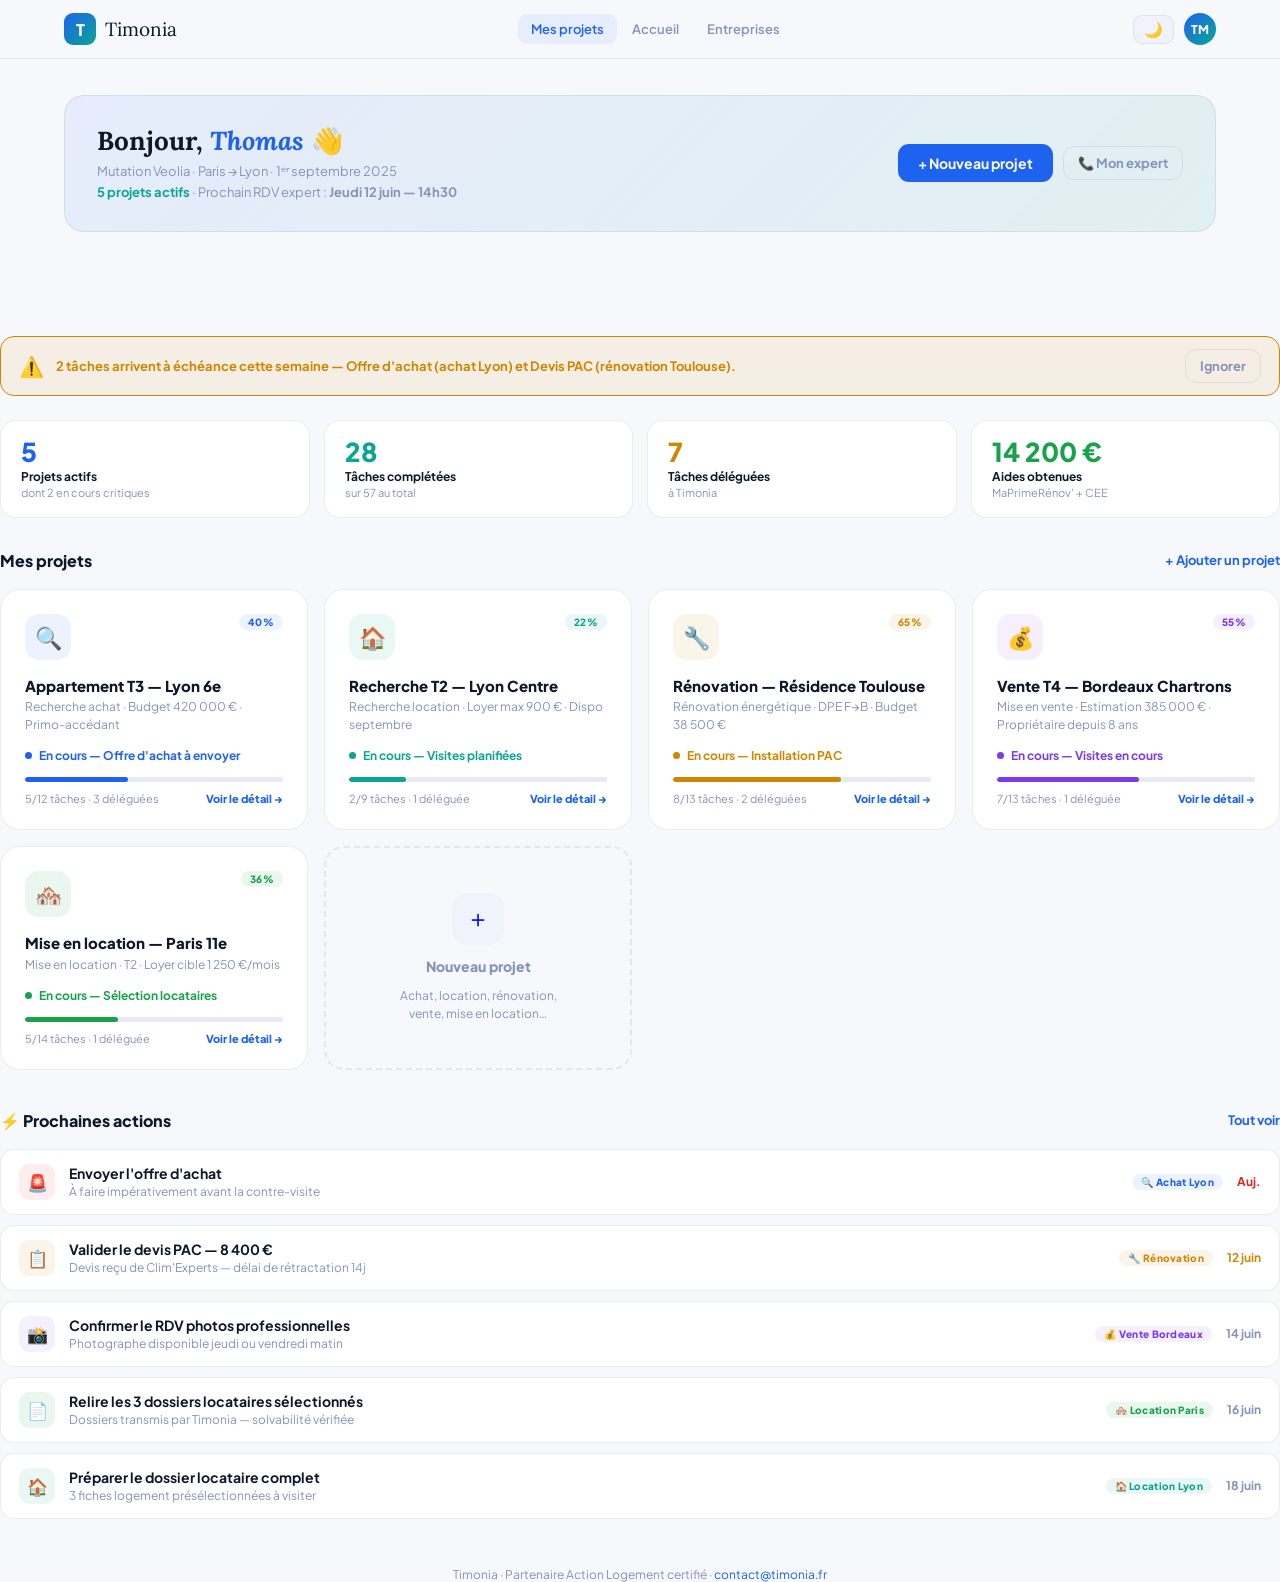
<file: dashboard2.html>
<!DOCTYPE html>
<html lang="fr">
<head>
<meta charset="UTF-8"/>
<meta name="viewport" content="width=device-width,initial-scale=1.0"/>
<title>Tableau de bord — Timonia</title>
<link rel="preconnect" href="https://fonts.googleapis.com"/>
<link href="https://fonts.googleapis.com/css2?family=Lora:ital,wght@0,400;0,600;1,400;1,600&family=Plus+Jakarta+Sans:wght@400;500;600;700;800&display=swap" rel="stylesheet"/>
<style>
*,*::before,*::after{box-sizing:border-box;margin:0;padding:0;}
body{font-family:'Plus Jakarta Sans',sans-serif;background:var(--bg);color:var(--text);min-height:100vh;transition:background .3s,color .3s;}
.lora{font-family:'Lora',serif;}
:root{
  --bg:#f7f8fc;--surf:#fff;--surf2:#f0f3fb;--surf3:#e6eaf7;
  --border:rgba(15,30,80,0.08);--text:#0d1829;--muted:#8494b8;
  --accent:#1e63f0;--accentL:rgba(30,99,240,0.08);--accentM:rgba(30,99,240,0.16);
  --teal:#0ba592;--tealL:rgba(11,165,146,0.09);
  --gold:#d08600;--goldL:rgba(208,134,0,0.09);
  --green:#16a34a;--greenL:rgba(22,163,74,0.09);
  --red:#e02424;--redL:rgba(224,36,36,0.08);
  --purple:#7c3aed;--purpleL:rgba(124,58,237,0.08);
  --shadow:rgba(0,0,0,0.06);--nav-bg:rgba(247,248,252,0.93);
}
body.dark{
  --bg:#08111e;--surf:#101826;--surf2:#19243a;--surf3:#212d45;
  --border:rgba(255,255,255,0.07);--text:#dde4f8;--muted:#4e6080;
  --accentL:rgba(30,99,240,0.16);--accentM:rgba(30,99,240,0.26);
  --tealL:rgba(11,165,146,0.16);--goldL:rgba(208,134,0,0.16);
  --greenL:rgba(22,163,74,0.14);--redL:rgba(224,36,36,0.14);
  --purpleL:rgba(124,58,237,0.16);
  --shadow:rgba(0,0,0,0.35);--nav-bg:rgba(8,17,30,0.93);
}
::-webkit-scrollbar{width:5px;}
::-webkit-scrollbar-thumb{background:var(--surf3);border-radius:3px;}
@keyframes fadeUp{from{opacity:0;transform:translateY(14px)}to{opacity:1;transform:translateY(0)}}
.anim{animation:fadeUp .32s cubic-bezier(.22,1,.36,1);}

/* ── NAV ── */
nav{position:sticky;top:0;z-index:100;background:var(--nav-bg);backdrop-filter:blur(22px);border-bottom:1px solid var(--border);}
.nav-inner{max-width:1200px;margin:0 auto;padding:0 24px;height:58px;display:flex;align-items:center;justify-content:space-between;gap:16px;}
.logo{display:flex;align-items:center;gap:9px;text-decoration:none;}
.logo-mark{width:32px;height:32px;border-radius:9px;background:linear-gradient(135deg,var(--accent),var(--teal));display:flex;align-items:center;justify-content:center;color:#fff;font-size:16px;font-weight:800;flex-shrink:0;}
.logo-text{font-family:'Lora',serif;font-size:19px;color:var(--text);}
.nav-links{display:flex;gap:2px;}
.nav-link{background:transparent;border:none;padding:7px 13px;border-radius:9px;font-family:'Plus Jakarta Sans',sans-serif;font-weight:600;font-size:13px;cursor:pointer;color:var(--muted);transition:all .18s;text-decoration:none;display:inline-block;}
.nav-link:hover{color:var(--text);background:var(--surf2);}
.nav-link.active{color:var(--accent);background:var(--accentL);}
.nav-right{display:flex;align-items:center;gap:10px;}
.btn-icon{background:var(--surf2);border:1px solid var(--border);border-radius:9px;padding:6px 10px;cursor:pointer;font-size:15px;line-height:1;transition:all .18s;}
.btn-icon:hover{background:var(--surf3);}
.avatar{width:32px;height:32px;border-radius:50%;background:linear-gradient(135deg,var(--accent),var(--teal));display:flex;align-items:center;justify-content:center;color:#fff;font-weight:800;font-size:12px;flex-shrink:0;cursor:pointer;}

/* ── LAYOUT ── */
.wrap{max-width:1200px;margin:0 auto;padding:36px 24px 72px;}

/* ── HERO BAND ── */
.hero-band{
  background:linear-gradient(135deg,var(--accentL),var(--tealL));
  border:1px solid var(--border);border-radius:20px;
  padding:28px 32px;margin-bottom:32px;
  display:flex;align-items:center;justify-content:space-between;gap:20px;
  flex-wrap:wrap;
}
.hero-greeting{font-family:'Lora',serif;font-size:26px;color:var(--text);margin-bottom:4px;}
.hero-sub{font-size:13px;color:var(--muted);line-height:1.6;}
.hero-actions{display:flex;gap:10px;align-items:center;flex-shrink:0;}

/* ── KPI ROW ── */
.kpi-row{display:grid;grid-template-columns:repeat(4,1fr);gap:14px;margin-bottom:32px;}
@media(max-width:700px){.kpi-row{grid-template-columns:repeat(2,1fr);}}
.kpi-card{background:var(--surf);border:1px solid var(--border);border-radius:16px;padding:18px 20px;}
.kpi-val{font-size:26px;font-weight:800;line-height:1;margin-bottom:4px;}
.kpi-label{font-size:12px;font-weight:700;color:var(--text);margin-bottom:2px;}
.kpi-sub{font-size:11px;color:var(--muted);}

/* ── SECTION HEADER ── */
.sec-header{display:flex;align-items:center;justify-content:space-between;margin-bottom:18px;}
.sec-title{font-size:16px;font-weight:800;color:var(--text);}
.sec-link{font-size:13px;color:var(--accent);font-weight:700;text-decoration:none;cursor:pointer;background:none;border:none;}
.sec-link:hover{text-decoration:underline;}

/* ── PROJECT CARDS ── */
.projects-grid{display:grid;grid-template-columns:repeat(auto-fill,minmax(280px,1fr));gap:16px;margin-bottom:40px;}
.proj-card{
  background:var(--surf);border:1.5px solid var(--border);
  border-radius:20px;padding:24px;cursor:pointer;
  transition:all .22s;text-decoration:none;display:block;color:inherit;
  position:relative;overflow:hidden;
}
.proj-card:hover{transform:translateY(-2px);box-shadow:0 12px 36px var(--shadow);border-color:var(--accent);}
.proj-card-top{display:flex;justify-content:space-between;align-items:flex-start;margin-bottom:16px;}
.proj-type-icon{width:46px;height:46px;border-radius:14px;display:flex;align-items:center;justify-content:center;font-size:22px;flex-shrink:0;}
.proj-pct{font-size:12px;font-weight:800;padding:3px 10px;border-radius:100px;}
.proj-name{font-size:15px;font-weight:800;color:var(--text);margin-bottom:3px;line-height:1.3;}
.proj-sub{font-size:12px;color:var(--muted);margin-bottom:14px;line-height:1.5;}
.proj-status{display:flex;align-items:center;gap:7px;margin-bottom:14px;}
.status-dot{width:7px;height:7px;border-radius:50%;flex-shrink:0;}
.status-text{font-size:12px;font-weight:700;}
.pb{height:5px;background:var(--surf3);border-radius:100px;overflow:hidden;margin-bottom:10px;}
.pf{height:100%;border-radius:100px;transition:width .6s cubic-bezier(.22,1,.36,1);}
.proj-footer{display:flex;justify-content:space-between;align-items:center;}
.proj-tasks{font-size:11px;color:var(--muted);}
.proj-cta{font-size:11px;font-weight:800;color:var(--accent);}

/* Carte "Nouveau projet" */
.proj-card-new{
  background:transparent;border:2px dashed var(--border);
  border-radius:20px;padding:24px;cursor:pointer;
  transition:all .22s;display:flex;flex-direction:column;
  align-items:center;justify-content:center;min-height:200px;gap:12px;
  text-decoration:none;
}
.proj-card-new:hover{border-color:var(--accent);background:var(--accentL);}
.new-icon{width:52px;height:52px;border-radius:16px;background:var(--surf2);display:flex;align-items:center;justify-content:center;font-size:24px;transition:background .2s;}
.proj-card-new:hover .new-icon{background:var(--surf);}
.new-label{font-size:14px;font-weight:800;color:var(--muted);transition:color .2s;}
.proj-card-new:hover .new-label{color:var(--accent);}
.new-sub{font-size:12px;color:var(--muted);text-align:center;line-height:1.5;}

/* ── NEXT ACTIONS ── */
.actions-list{display:flex;flex-direction:column;gap:10px;margin-bottom:40px;}
.action-row{
  background:var(--surf);border:1px solid var(--border);
  border-radius:14px;padding:14px 18px;
  display:flex;align-items:center;gap:14px;
  transition:all .18s;cursor:pointer;
}
.action-row:hover{border-color:var(--accent);background:var(--accentL);}
.action-icon{width:36px;height:36px;border-radius:10px;display:flex;align-items:center;justify-content:center;font-size:17px;flex-shrink:0;}
.action-body{flex:1;min-width:0;}
.action-title{font-size:14px;font-weight:700;color:var(--text);margin-bottom:2px;}
.action-meta{font-size:12px;color:var(--muted);}
.action-proj{font-size:11px;font-weight:700;padding:2px 9px;border-radius:100px;}
.action-date{font-size:12px;font-weight:700;flex-shrink:0;}

/* ── BUTTONS ── */
.btn{border:none;border-radius:11px;padding:10px 20px;font-family:'Plus Jakarta Sans',sans-serif;font-weight:700;font-size:14px;cursor:pointer;transition:all .2s;display:inline-flex;align-items:center;gap:7px;text-decoration:none;}
.btn-primary{background:var(--accent);color:#fff;}
.btn-primary:hover{filter:brightness(1.1);transform:translateY(-1px);box-shadow:0 6px 20px rgba(30,99,240,.35);}
.btn-ghost{background:transparent;color:var(--muted);border:1.5px solid var(--border);}
.btn-ghost:hover{background:var(--surf2);color:var(--text);}
.btn-sm{font-size:13px;padding:8px 14px;}

/* ── BADGE ── */
.badge{display:inline-flex;align-items:center;padding:2px 9px;border-radius:100px;font-size:10px;font-weight:800;letter-spacing:.03em;}

/* ── URGENCY ALERT ── */
.alert-band{background:var(--goldL);border:1px solid var(--gold);border-radius:14px;padding:12px 18px;display:flex;align-items:center;gap:12px;margin-bottom:24px;}
.alert-band p{font-size:13px;color:var(--gold);font-weight:700;}

/* ── RESPONSIVE ── */
@media(max-width:640px){
  .hero-band{padding:20px;}.hero-greeting{font-size:20px;}
  .nav-links{display:none;}
  .projects-grid{grid-template-columns:1fr;}
}
</style>
</head>
<body>

<!-- ══ NAV ══════════════════════════════════════════════════════════════════ -->
<nav>
  <div class="nav-inner">
    <a class="logo" href="index.html">
      <div class="logo-mark">T</div>
      <span class="logo-text lora">Timonia</span>
    </a>
    <div class="nav-links">
      <a class="nav-link active" href="dashboard.html">Mes projets</a>
      <a class="nav-link" href="index.html">Accueil</a>
      <a class="nav-link" href="entreprise.html">Entreprises</a>
    </div>
    <div class="nav-right">
      <button class="btn-icon" id="darkBtn" onclick="toggleDark()">🌙</button>
      <div class="avatar" title="Thomas Mercier">TM</div>
    </div>
  </div>
</nav>

<!-- ══ MAIN ══════════════════════════════════════════════════════════════════ -->
<div class="wrap anim">

  <!-- HERO BAND -->
  <div class="hero-band">
    <div>
      <h1 class="hero-greeting lora">Bonjour, <em style="color:var(--accent)">Thomas</em> 👋</h1>
      <p class="hero-sub">Mutation Veolia · Paris → Lyon · 1ᵉʳ septembre 2025<br>
        <span style="color:var(--teal);font-weight:700;">5 projets actifs</span> · Prochain RDV expert : <strong>Jeudi 12 juin — 14h30</strong></p>
    </div>
<div class="hero-actions">
    <a href="nouveau-projet.html" class="btn btn-primary">+ Nouveau projet</a>
    <button class="btn btn-ghost btn-sm" onclick="openExpertModal()">📞 Mon expert</button>
</div>

<div class="modal-bg" id="modalExpert" style="display: none;">
    <div class="modal-box">
        <div style="text-align:center; padding:8px 0 16px">
            <div style="font-size:48px; margin-bottom:12px">📞</div>
            <h2 class="modal-title">Appeler votre expert</h2>
            <p class="modal-sub" style="margin-top:6px">Sophie Laurent est disponible pour faire le point sur votre projet.</p>
        </div>
        <div class="expert-card" style="background: var(--bg); padding: 20px; border-radius: 16px; margin-bottom: 20px; border: 1px solid var(--border);">
            <p class="expert-name" style="font-weight: 800; margin: 0;">Sophie Laurent</p>
            <p class="expert-role" style="font-size: 12px; color: var(--muted); margin: 4px 0;">Experte mobilité & financement · Timonia</p>
            <p class="expert-slot" style="color: var(--accent); font-weight: 700; font-size: 13px; margin-top: 10px;">📅 Prochain créneau : Jeudi 12 juin — 14h30</p>
        </div>
        <button class="btn btn-primary" style="width: 100%; margin-bottom: 10px;" onclick="closeExpertModal()">Confirmer le RDV →</button>
        <button class="btn btn-ghost" style="width: 100%;" onclick="closeExpertModal()">Annuler</button>
    </div>
</div>

    </div>
  </div>

  <!-- ALERTE -->
  <div class="alert-band">
    <span style="font-size:20px">⚠️</span>
    <p>2 tâches arrivent à échéance cette semaine — <strong>Offre d'achat</strong> (achat Lyon) et <strong>Devis PAC</strong> (rénovation Toulouse).</p>
    <button class="btn btn-ghost btn-sm" style="margin-left:auto;white-space:nowrap" onclick="this.parentElement.style.display='none'">Ignorer</button>
  </div>

  <!-- KPIs -->
  <div class="kpi-row">
    <div class="kpi-card">
      <div class="kpi-val" style="color:var(--accent)">5</div>
      <div class="kpi-label">Projets actifs</div>
      <div class="kpi-sub">dont 2 en cours critiques</div>
    </div>
    <div class="kpi-card">
      <div class="kpi-val" style="color:var(--teal)">28</div>
      <div class="kpi-label">Tâches complétées</div>
      <div class="kpi-sub">sur 57 au total</div>
    </div>
    <div class="kpi-card">
      <div class="kpi-val" style="color:var(--gold)">7</div>
      <div class="kpi-label">Tâches déléguées</div>
      <div class="kpi-sub">à Timonia</div>
    </div>
    <div class="kpi-card">
      <div class="kpi-val" style="color:var(--green)">14 200 €</div>
      <div class="kpi-label">Aides obtenues</div>
      <div class="kpi-sub">MaPrimeRénov' + CEE</div>
    </div>
  </div>

  <!-- PROJETS -->
  <div class="sec-header">
    <span class="sec-title">Mes projets</span>
    <a href="nouveau-projet.html" class="sec-link">+ Ajouter un projet</a>
  </div>

  <div class="projects-grid" id="projectsGrid">

    <!-- 1. ACHAT -->
    <a href="projet.html?id=achat" class="proj-card">
      <div class="proj-card-top">
        <div class="proj-type-icon" style="background:var(--accentL)">🔍</div>
        <span class="proj-pct badge" style="background:var(--accentL);color:var(--accent)">40%</span>
      </div>
      <div class="proj-name">Appartement T3 — Lyon 6e</div>
      <div class="proj-sub">Recherche achat · Budget 420 000 € · Primo-accédant</div>
      <div class="proj-status">
        <div class="status-dot" style="background:var(--accent)"></div>
        <span class="status-text" style="color:var(--accent)">En cours — Offre d'achat à envoyer</span>
      </div>
      <div class="pb"><div class="pf" style="width:40%;background:var(--accent)"></div></div>
      <div class="proj-footer">
        <span class="proj-tasks">5/12 tâches · 3 déléguées</span>
        <span class="proj-cta">Voir le détail →</span>
      </div>
    </a>

    <!-- 2. LOCATION -->
    <a href="projet.html?id=location" class="proj-card">
      <div class="proj-card-top">
        <div class="proj-type-icon" style="background:var(--tealL)">🏠</div>
        <span class="proj-pct badge" style="background:var(--tealL);color:var(--teal)">22%</span>
      </div>
      <div class="proj-name">Recherche T2 — Lyon Centre</div>
      <div class="proj-sub">Recherche location · Loyer max 900 € · Dispo septembre</div>
      <div class="proj-status">
        <div class="status-dot" style="background:var(--teal)"></div>
        <span class="status-text" style="color:var(--teal)">En cours — Visites planifiées</span>
      </div>
      <div class="pb"><div class="pf" style="width:22%;background:var(--teal)"></div></div>
      <div class="proj-footer">
        <span class="proj-tasks">2/9 tâches · 1 déléguée</span>
        <span class="proj-cta">Voir le détail →</span>
      </div>
    </a>

    <!-- 3. RÉNOVATION -->
    <a href="projet.html?id=renovation" class="proj-card">
      <div class="proj-card-top">
        <div class="proj-type-icon" style="background:var(--goldL)">🔧</div>
        <span class="proj-pct badge" style="background:var(--goldL);color:var(--gold)">65%</span>
      </div>
      <div class="proj-name">Rénovation — Résidence Toulouse</div>
      <div class="proj-sub">Rénovation énergétique · DPE F→B · Budget 38 500 €</div>
      <div class="proj-status">
        <div class="status-dot" style="background:var(--gold)"></div>
        <span class="status-text" style="color:var(--gold)">En cours — Installation PAC</span>
      </div>
      <div class="pb"><div class="pf" style="width:65%;background:var(--gold)"></div></div>
      <div class="proj-footer">
        <span class="proj-tasks">8/13 tâches · 2 déléguées</span>
        <span class="proj-cta">Voir le détail →</span>
      </div>
    </a>

    <!-- 4. VENTE -->
    <a href="projet.html?id=vente" class="proj-card">
      <div class="proj-card-top">
        <div class="proj-type-icon" style="background:var(--purpleL)">💰</div>
        <span class="proj-pct badge" style="background:var(--purpleL);color:var(--purple)">55%</span>
      </div>
      <div class="proj-name">Vente T4 — Bordeaux Chartrons</div>
      <div class="proj-sub">Mise en vente · Estimation 385 000 € · Propriétaire depuis 8 ans</div>
      <div class="proj-status">
        <div class="status-dot" style="background:var(--purple)"></div>
        <span class="status-text" style="color:var(--purple)">En cours — Visites en cours</span>
      </div>
      <div class="pb"><div class="pf" style="width:55%;background:var(--purple)"></div></div>
      <div class="proj-footer">
        <span class="proj-tasks">7/13 tâches · 1 déléguée</span>
        <span class="proj-cta">Voir le détail →</span>
      </div>
    </a>

    <!-- 5. MISE EN LOCATION -->
    <a href="projet.html?id=mise-location" class="proj-card">
      <div class="proj-card-top">
        <div class="proj-type-icon" style="background:var(--greenL)">🏘️</div>
        <span class="proj-pct badge" style="background:var(--greenL);color:var(--green)">36%</span>
      </div>
      <div class="proj-name">Mise en location — Paris 11e</div>
      <div class="proj-sub">Mise en location · T2 · Loyer cible 1 250 €/mois</div>
      <div class="proj-status">
        <div class="status-dot" style="background:var(--green)"></div>
        <span class="status-text" style="color:var(--green)">En cours — Sélection locataires</span>
      </div>
      <div class="pb"><div class="pf" style="width:36%;background:var(--green)"></div></div>
      <div class="proj-footer">
        <span class="proj-tasks">5/14 tâches · 1 déléguée</span>
        <span class="proj-cta">Voir le détail →</span>
      </div>
    </a>

    <!-- AJOUTER UN PROJET -->
    <a href="nouveau-projet.html" class="proj-card-new">
      <div class="new-icon">＋</div>
      <div class="new-label">Nouveau projet</div>
      <div class="new-sub">Achat, location, rénovation,<br>vente, mise en location…</div>
    </a>

  </div>

  <!-- PROCHAINES ACTIONS -->
  <div class="sec-header">
    <span class="sec-title">⚡ Prochaines actions</span>
    <span class="sec-link" onclick="alert('Vue complète — démo')">Tout voir</span>
  </div>

  <div class="actions-list">

    <div class="action-row" onclick="location.href='projet.html?id=achat'">
      <div class="action-icon" style="background:var(--redL)">🚨</div>
      <div class="action-body">
        <div class="action-title">Envoyer l'offre d'achat</div>
        <div class="action-meta">À faire impérativement avant la contre-visite</div>
      </div>
      <span class="action-proj badge" style="background:var(--accentL);color:var(--accent)">🔍 Achat Lyon</span>
      <div class="action-date" style="color:var(--red)">Auj.</div>
    </div>

    <div class="action-row" onclick="location.href='projet.html?id=renovation'">
      <div class="action-icon" style="background:var(--goldL)">📋</div>
      <div class="action-body">
        <div class="action-title">Valider le devis PAC — 8 400 €</div>
        <div class="action-meta">Devis reçu de Clim'Experts — délai de rétractation 14j</div>
      </div>
      <span class="action-proj badge" style="background:var(--goldL);color:var(--gold)">🔧 Rénovation</span>
      <div class="action-date" style="color:var(--gold)">12 juin</div>
    </div>

    <div class="action-row" onclick="location.href='projet.html?id=vente'">
      <div class="action-icon" style="background:var(--purpleL)">📸</div>
      <div class="action-body">
        <div class="action-title">Confirmer le RDV photos professionnelles</div>
        <div class="action-meta">Photographe disponible jeudi ou vendredi matin</div>
      </div>
      <span class="action-proj badge" style="background:var(--purpleL);color:var(--purple)">💰 Vente Bordeaux</span>
      <div class="action-date" style="color:var(--muted)">14 juin</div>
    </div>

    <div class="action-row" onclick="location.href='projet.html?id=mise-location'">
      <div class="action-icon" style="background:var(--greenL)">📄</div>
      <div class="action-body">
        <div class="action-title">Relire les 3 dossiers locataires sélectionnés</div>
        <div class="action-meta">Dossiers transmis par Timonia — solvabilité vérifiée</div>
      </div>
      <span class="action-proj badge" style="background:var(--greenL);color:var(--green)">🏘️ Location Paris</span>
      <div class="action-date" style="color:var(--muted)">16 juin</div>
    </div>

    <div class="action-row" onclick="location.href='projet.html?id=location'">
      <div class="action-icon" style="background:var(--tealL)">🏠</div>
      <div class="action-body">
        <div class="action-title">Préparer le dossier locataire complet</div>
        <div class="action-meta">3 fiches logement présélectionnées à visiter</div>
      </div>
      <span class="action-proj badge" style="background:var(--tealL);color:var(--teal)">🏠 Location Lyon</span>
      <div class="action-date" style="color:var(--muted)">18 juin</div>
    </div>

  </div>

  <!-- FOOTER NOTE -->
  <p style="font-size:12px;color:var(--muted);text-align:center;padding-top:8px;">
    Timonia · Partenaire Action Logement certifié · <a href="mailto:contact@timonia.fr" style="color:var(--accent);text-decoration:none">contact@timonia.fr</a>
  </p>

</div>

<script>
/* ── DARK MODE ── */
const darkBtn=document.getElementById('darkBtn');
function toggleDark(){
  document.body.classList.toggle('dark');
  darkBtn.textContent=document.body.classList.contains('dark')?'☀️':'🌙';
  localStorage.setItem('t-dark',document.body.classList.contains('dark'));
}
if(localStorage.getItem('t-dark')==='true'){
  document.body.classList.add('dark');
  darkBtn.textContent='☀️';
}

/* ── PROJETS LOCALSTORAGE (nouveaux projets créés via wizard) ── */
function loadDynamicProjects(){
  const stored=JSON.parse(localStorage.getItem('timonia-projects')||'[]');
  if(stored.length===0)return;
  const grid=document.getElementById('projectsGrid');
  const addCard=grid.querySelector('.proj-card-new');
  stored.forEach(p=>{
    const pct=Math.round((p.taches.filter(t=>t.statut==='fait').length/Math.max(p.taches.length,1))*100);
    const colorMap={
      'achat':'accent','location':'teal','renovation':'gold',
      'vente':'purple','mise-location':'green','autre':'accent'
    };
    const c=colorMap[p.type]||'accent';
    const card=document.createElement('a');
    card.className='proj-card';
    card.href=`projet.html?id=${p.id}`;
    card.innerHTML=`
      <div class="proj-card-top">
        <div class="proj-type-icon" style="background:var(--${c}L)">${p.icon}</div>
        <span class="proj-pct badge" style="background:var(--${c}L);color:var(--${c})">${pct}%</span>
      </div>
      <div class="proj-name">${p.nom}</div>
      <div class="proj-sub">${p.label}${p.budget?' · '+p.budget.toLocaleString('fr-FR')+' €':''}</div>
      <div class="proj-status">
        <div class="status-dot" style="background:var(--${c})"></div>
        <span class="status-text" style="color:var(--${c})">Nouveau projet</span>
      </div>
      <div class="pb"><div class="pf" style="width:${pct}%;background:var(--${c})"></div></div>
      <div class="proj-footer">
        <span class="proj-tasks">0/${p.taches.length} tâches</span>
        <span class="proj-cta">Voir le détail →</span>
      </div>`;
    grid.insertBefore(card,addCard);
  });
}
loadDynamicProjects();
</script>
</body>
</html>
</file>
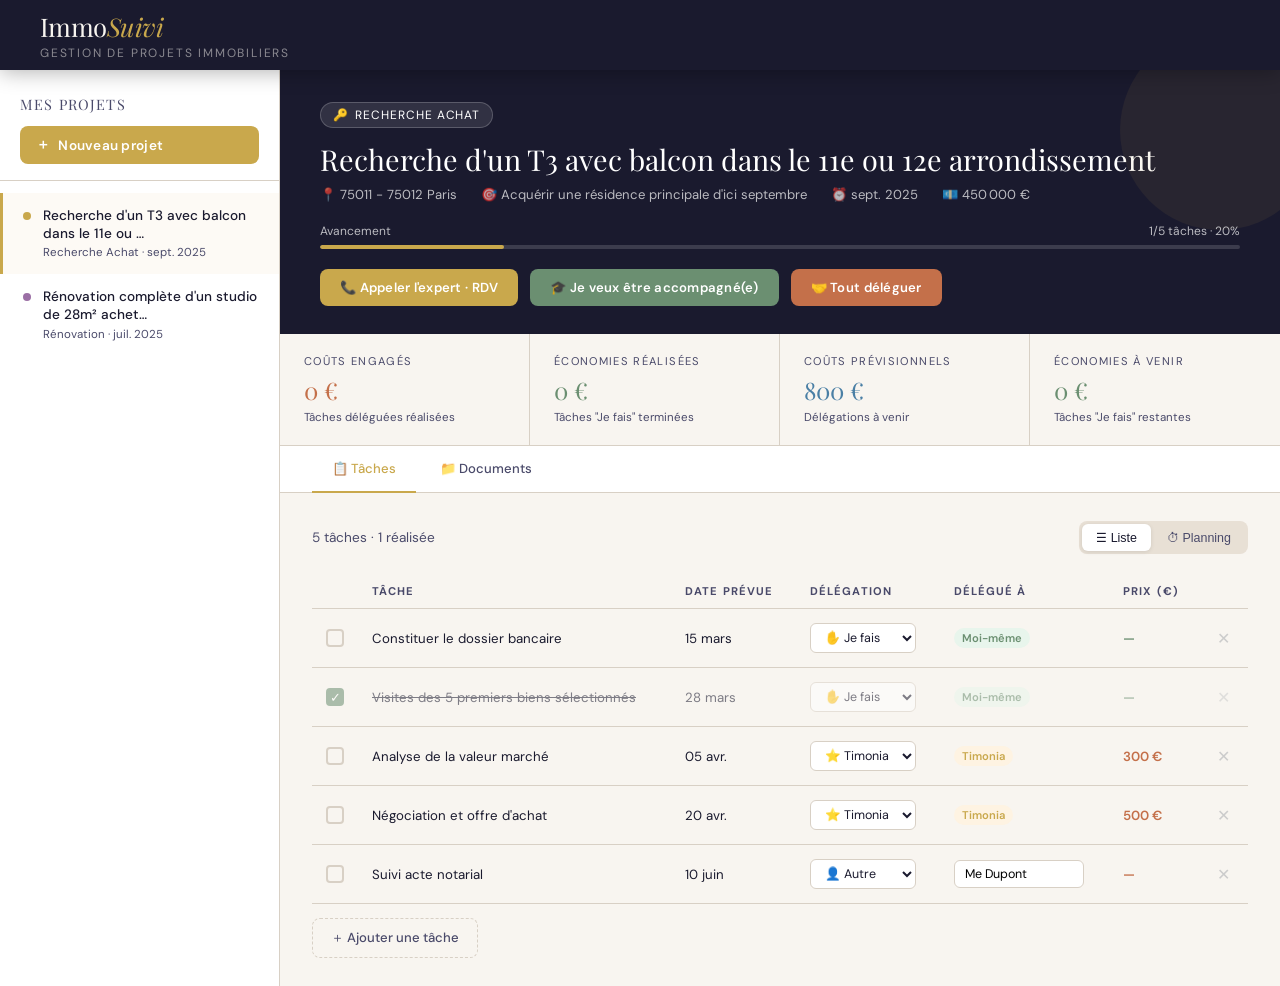
<file: dashboard3.html>
<!DOCTYPE html>
<html lang="fr">
<head>
<meta charset="UTF-8">
<meta name="viewport" content="width=device-width, initial-scale=1.0">
<title>TIMONIA — Gestion de Projets Immobiliers</title>
<link href="https://fonts.googleapis.com/css2?family=Playfair+Display:ital,wght@0,400;0,700;1,400&family=DM+Sans:wght@300;400;500;600&display=swap" rel="stylesheet">
<style>
  :root {
    --ink: #1a1a2e;
    --ink-light: #4a4a6a;
    --cream: #f8f5f0;
    --warm: #e8e0d5;
    --gold: #c9a84c;
    --gold-light: #e8d5a3;
    --sage: #6b8f71;
    --sage-light: #a8c5ac;
    --terracotta: #c4704a;
    --terracotta-light: #e8b49a;
    --sky: #4a7fa5;
    --border: #d8d0c5;
    --shadow: 0 4px 24px rgba(26,26,46,0.08);
    --shadow-lg: 0 12px 48px rgba(26,26,46,0.15);
  }

  * { box-sizing: border-box; margin: 0; padding: 0; }

  body {
    font-family: 'DM Sans', sans-serif;
    background: var(--cream);
    color: var(--ink);
    min-height: 100vh;
    overflow-x: hidden;
  }

  /* ─── HEADER ─── */
  header {
    background: var(--ink);
    color: var(--cream);
    padding: 0 40px;
    display: flex;
    align-items: center;
    justify-content: space-between;
    height: 70px;
    position: sticky;
    top: 0;
    z-index: 100;
    box-shadow: 0 2px 20px rgba(0,0,0,0.3);
  }
  .logo {
    font-family: 'Playfair Display', serif;
    font-size: 1.6rem;
    letter-spacing: -0.02em;
  }
  .logo span { color: var(--gold); font-style: italic; }
  .header-sub { font-size: 0.75rem; opacity: 0.5; letter-spacing: 0.15em; text-transform: uppercase; margin-top: 2px; }

  /* ─── LAYOUT ─── */
  .app { display: flex; min-height: calc(100vh - 70px); }

  /* ─── SIDEBAR ─── */
  .sidebar {
    width: 280px;
    background: white;
    border-right: 1px solid var(--border);
    display: flex;
    flex-direction: column;
    flex-shrink: 0;
  }
  .sidebar-header {
    padding: 24px 20px 16px;
    border-bottom: 1px solid var(--border);
  }
  .sidebar-title {
    font-family: 'Playfair Display', serif;
    font-size: 0.9rem;
    color: var(--ink-light);
    letter-spacing: 0.08em;
    text-transform: uppercase;
    margin-bottom: 12px;
  }
  .btn-new {
    width: 100%;
    background: var(--gold);
    color: white;
    border: none;
    padding: 10px 16px;
    border-radius: 8px;
    font-family: 'DM Sans', sans-serif;
    font-weight: 600;
    font-size: 0.85rem;
    cursor: pointer;
    display: flex;
    align-items: center;
    gap: 8px;
    transition: all 0.2s;
    letter-spacing: 0.02em;
  }
  .btn-new:hover { background: #b8943c; transform: translateY(-1px); }

  .project-list { flex: 1; overflow-y: auto; padding: 12px 0; }
  .project-item {
    padding: 14px 20px;
    cursor: pointer;
    border-left: 3px solid transparent;
    transition: all 0.15s;
    display: flex;
    align-items: flex-start;
    gap: 12px;
  }
  .project-item:hover { background: var(--cream); }
  .project-item.active { border-left-color: var(--gold); background: #fdfaf5; }
  .project-type-dot {
    width: 8px; height: 8px;
    border-radius: 50%;
    margin-top: 5px;
    flex-shrink: 0;
  }
  .project-item-name { font-size: 0.85rem; font-weight: 500; line-height: 1.3; }
  .project-item-meta { font-size: 0.72rem; color: var(--ink-light); margin-top: 3px; }

  /* ─── MAIN ─── */
  .main { flex: 1; overflow-y: auto; }

  /* ─── EMPTY STATE ─── */
  .empty-state {
    display: flex;
    flex-direction: column;
    align-items: center;
    justify-content: center;
    height: 80vh;
    gap: 16px;
    color: var(--ink-light);
    text-align: center;
    padding: 40px;
  }
  .empty-icon { font-size: 4rem; opacity: 0.3; }
  .empty-state h2 { font-family: 'Playfair Display', serif; font-size: 1.8rem; color: var(--ink); }
  .empty-state p { max-width: 360px; line-height: 1.6; font-size: 0.9rem; }

  /* ─── PROJECT HEADER ─── */
  .project-header {
    background: var(--ink);
    color: white;
    padding: 32px 40px 28px;
    position: relative;
    overflow: hidden;
  }
  .project-header::before {
    content: '';
    position: absolute;
    top: -40px; right: -40px;
    width: 200px; height: 200px;
    border-radius: 50%;
    background: var(--gold);
    opacity: 0.08;
  }
  .project-badge {
    display: inline-flex;
    align-items: center;
    gap: 6px;
    background: rgba(255,255,255,0.1);
    border: 1px solid rgba(255,255,255,0.2);
    padding: 4px 12px;
    border-radius: 20px;
    font-size: 0.75rem;
    letter-spacing: 0.08em;
    text-transform: uppercase;
    margin-bottom: 12px;
  }
  .project-title {
    font-family: 'Playfair Display', serif;
    font-size: 1.8rem;
    margin-bottom: 8px;
  }
  .project-meta-row {
    display: flex;
    gap: 24px;
    font-size: 0.82rem;
    opacity: 0.7;
    margin-bottom: 20px;
  }
  .project-meta-row span { display: flex; align-items: center; gap: 6px; }

  /* CTA Buttons */
  .cta-row {
    display: flex;
    gap: 12px;
    flex-wrap: wrap;
  }
  .btn-cta {
    display: flex;
    align-items: center;
    gap: 8px;
    padding: 10px 20px;
    border-radius: 8px;
    font-family: 'DM Sans', sans-serif;
    font-size: 0.82rem;
    font-weight: 600;
    cursor: pointer;
    border: none;
    transition: all 0.2s;
    letter-spacing: 0.02em;
  }
  .btn-cta.gold { background: var(--gold); color: white; }
  .btn-cta.gold:hover { background: #b8943c; transform: translateY(-1px); }
  .btn-cta.outline { background: transparent; color: white; border: 1px solid rgba(255,255,255,0.4); }
  .btn-cta.outline:hover { background: rgba(255,255,255,0.1); }
  .btn-cta.sage { background: var(--sage); color: white; }
  .btn-cta.sage:hover { background: #5a7d60; }
  .btn-cta.terracotta { background: var(--terracotta); color: white; }
  .btn-cta.terracotta:hover { background: #b3633d; }

  /* ─── SUMMARY CARDS ─── */
  .summary-strip {
    display: grid;
    grid-template-columns: repeat(4, 1fr);
    gap: 0;
    border-bottom: 1px solid var(--border);
  }
  .summary-card {
    padding: 20px 24px;
    border-right: 1px solid var(--border);
  }
  .summary-card:last-child { border-right: none; }
  .summary-label { font-size: 0.7rem; text-transform: uppercase; letter-spacing: 0.12em; color: var(--ink-light); margin-bottom: 6px; }
  .summary-value { font-family: 'Playfair Display', serif; font-size: 1.5rem; }
  .summary-value.gold { color: var(--terracotta); }
  .summary-value.green { color: var(--sage); }
  .summary-sub { font-size: 0.72rem; color: var(--ink-light); margin-top: 4px; }

  /* ─── TABS ─── */
  .tabs {
    display: flex;
    border-bottom: 1px solid var(--border);
    background: white;
    padding: 0 32px;
    gap: 4px;
  }
  .tab {
    padding: 14px 20px;
    font-size: 0.82rem;
    font-weight: 500;
    cursor: pointer;
    border-bottom: 2px solid transparent;
    color: var(--ink-light);
    transition: all 0.15s;
    display: flex;
    align-items: center;
    gap: 6px;
    margin-bottom: -1px;
  }
  .tab:hover { color: var(--ink); }
  .tab.active { color: var(--gold); border-bottom-color: var(--gold); }

  /* ─── TAB CONTENT ─── */
  .tab-content { padding: 28px 32px; display: none; }
  .tab-content.active { display: block; }

  /* ─── TASKS ─── */
  .tasks-toolbar {
    display: flex;
    align-items: center;
    justify-content: space-between;
    margin-bottom: 20px;
    flex-wrap: wrap;
    gap: 12px;
  }
  .view-toggle {
    display: flex;
    background: var(--warm);
    border-radius: 8px;
    padding: 3px;
    gap: 2px;
  }
  .view-btn {
    padding: 6px 14px;
    border-radius: 6px;
    border: none;
    background: transparent;
    font-size: 0.78rem;
    font-weight: 500;
    cursor: pointer;
    color: var(--ink-light);
    transition: all 0.15s;
    display: flex;
    align-items: center;
    gap: 5px;
  }
  .view-btn.active { background: white; color: var(--ink); box-shadow: 0 1px 4px rgba(0,0,0,0.1); }

  .task-table { width: 100%; border-collapse: collapse; }
  .task-table th {
    font-size: 0.7rem;
    text-transform: uppercase;
    letter-spacing: 0.1em;
    color: var(--ink-light);
    padding: 10px 14px;
    text-align: left;
    border-bottom: 1px solid var(--border);
    background: var(--cream);
  }
  .task-row {
    border-bottom: 1px solid var(--border);
    transition: background 0.12s;
  }
  .task-row:hover { background: #fdfaf5; }
  .task-row.done { opacity: 0.55; }
  .task-row.done .task-name { text-decoration: line-through; }
  .task-row td { padding: 14px 14px; font-size: 0.83rem; vertical-align: middle; }

  .task-check {
    width: 18px; height: 18px;
    border: 2px solid var(--border);
    border-radius: 4px;
    cursor: pointer;
    display: flex;
    align-items: center;
    justify-content: center;
    transition: all 0.15s;
    flex-shrink: 0;
  }
  .task-check.checked { background: var(--sage); border-color: var(--sage); color: white; }

  .delegation-select {
    font-size: 0.78rem;
    padding: 5px 10px;
    border: 1px solid var(--border);
    border-radius: 6px;
    background: white;
    cursor: pointer;
    font-family: 'DM Sans', sans-serif;
    color: var(--ink);
    outline: none;
  }
  .delegation-select:focus { border-color: var(--gold); }

  .delegatee-input {
    font-size: 0.78rem;
    padding: 5px 10px;
    border: 1px solid var(--border);
    border-radius: 6px;
    background: white;
    font-family: 'DM Sans', sans-serif;
    width: 130px;
    outline: none;
    transition: border 0.15s;
  }
  .delegatee-input:focus { border-color: var(--gold); }
  .delegatee-input.hidden { display: none; }

  .badge-delegation {
    display: inline-flex;
    align-items: center;
    gap: 4px;
    padding: 3px 8px;
    border-radius: 20px;
    font-size: 0.7rem;
    font-weight: 600;
  }
  .badge-delegation.self { background: #e8f5ec; color: var(--sage); }
  .badge-delegation.timonia { background: #fef3e2; color: var(--gold); }
  .badge-delegation.other { background: #f0e8f5; color: #7a5fa5; }

  .price-tag { font-weight: 600; }
  .price-saving { color: var(--sage); }
  .price-cost { color: var(--terracotta); }

  .btn-delete {
    background: none;
    border: none;
    color: #ccc;
    cursor: pointer;
    padding: 4px;
    border-radius: 4px;
    transition: color 0.15s;
    font-size: 1rem;
  }
  .btn-delete:hover { color: var(--terracotta); }

  .btn-add-task {
    display: flex;
    align-items: center;
    gap: 8px;
    padding: 10px 18px;
    background: var(--cream);
    border: 1.5px dashed var(--border);
    border-radius: 8px;
    color: var(--ink-light);
    font-size: 0.82rem;
    font-weight: 500;
    cursor: pointer;
    margin-top: 14px;
    transition: all 0.15s;
    font-family: 'DM Sans', sans-serif;
  }
  .btn-add-task:hover { border-color: var(--gold); color: var(--gold); background: #fdfaf5; }

  /* ─── TIMELINE ─── */
  .timeline { display: none; }
  .timeline.active { display: block; }
  .timeline-month { margin-bottom: 28px; }
  .timeline-month-label {
    font-family: 'Playfair Display', serif;
    font-size: 1rem;
    color: var(--ink-light);
    margin-bottom: 12px;
    padding-bottom: 8px;
    border-bottom: 1px solid var(--border);
  }
  .timeline-item {
    display: flex;
    gap: 16px;
    margin-bottom: 10px;
    align-items: flex-start;
  }
  .timeline-dot-col { display: flex; flex-direction: column; align-items: center; padding-top: 4px; }
  .timeline-dot {
    width: 10px; height: 10px;
    border-radius: 50%;
    flex-shrink: 0;
  }
  .timeline-line { width: 1px; background: var(--border); flex: 1; min-height: 20px; }
  .timeline-card {
    flex: 1;
    background: white;
    border: 1px solid var(--border);
    border-radius: 8px;
    padding: 12px 16px;
    font-size: 0.82rem;
  }
  .timeline-card-title { font-weight: 600; margin-bottom: 4px; }
  .timeline-card-meta { color: var(--ink-light); font-size: 0.75rem; display: flex; gap: 12px; }

  /* ─── DOCUMENTS ─── */
  .doc-grid { display: grid; grid-template-columns: repeat(auto-fill, minmax(160px, 1fr)); gap: 16px; }
  .doc-card {
    background: white;
    border: 1px solid var(--border);
    border-radius: 10px;
    padding: 20px 16px;
    text-align: center;
    cursor: pointer;
    transition: all 0.15s;
  }
  .doc-card:hover { box-shadow: var(--shadow); transform: translateY(-2px); }
  .doc-icon { font-size: 2.2rem; margin-bottom: 8px; }
  .doc-name { font-size: 0.78rem; font-weight: 500; color: var(--ink); }
  .doc-meta { font-size: 0.7rem; color: var(--ink-light); margin-top: 4px; }
  .btn-add-doc {
    background: none;
    border: 1.5px dashed var(--border);
    border-radius: 10px;
    padding: 20px 16px;
    display: flex;
    flex-direction: column;
    align-items: center;
    justify-content: center;
    cursor: pointer;
    color: var(--ink-light);
    font-size: 0.78rem;
    gap: 8px;
    transition: all 0.15s;
    font-family: 'DM Sans', sans-serif;
  }
  .btn-add-doc:hover { border-color: var(--gold); color: var(--gold); }
  .btn-add-doc-icon { font-size: 1.5rem; }

  /* ─── MODAL ─── */
  .modal-overlay {
    position: fixed;
    inset: 0;
    background: rgba(26,26,46,0.6);
    backdrop-filter: blur(4px);
    z-index: 200;
    display: none;
    align-items: center;
    justify-content: center;
    padding: 20px;
  }
  .modal-overlay.open { display: flex; }
  .modal {
    background: white;
    border-radius: 16px;
    width: 100%;
    max-width: 560px;
    max-height: 90vh;
    overflow-y: auto;
    box-shadow: var(--shadow-lg);
    animation: modalIn 0.25s ease;
  }
  @keyframes modalIn { from { opacity:0; transform: scale(0.96) translateY(8px); } to { opacity:1; transform: scale(1) translateY(0); } }
  .modal-header {
    padding: 28px 32px 20px;
    border-bottom: 1px solid var(--border);
    display: flex;
    align-items: center;
    justify-content: space-between;
  }
  .modal-title { font-family: 'Playfair Display', serif; font-size: 1.4rem; }
  .modal-close {
    background: var(--warm);
    border: none;
    width: 32px; height: 32px;
    border-radius: 50%;
    cursor: pointer;
    font-size: 1rem;
    display: flex;
    align-items: center;
    justify-content: center;
    color: var(--ink-light);
    transition: all 0.15s;
  }
  .modal-close:hover { background: var(--border); }
  .modal-body { padding: 24px 32px; }
  .modal-footer { padding: 20px 32px; border-top: 1px solid var(--border); display: flex; gap: 12px; justify-content: flex-end; }

  .form-group { margin-bottom: 18px; }
  .form-label { font-size: 0.78rem; font-weight: 600; color: var(--ink-light); text-transform: uppercase; letter-spacing: 0.08em; margin-bottom: 7px; display: block; }
  .form-control {
    width: 100%;
    padding: 10px 14px;
    border: 1.5px solid var(--border);
    border-radius: 8px;
    font-family: 'DM Sans', sans-serif;
    font-size: 0.88rem;
    color: var(--ink);
    background: white;
    outline: none;
    transition: border 0.15s;
  }
  .form-control:focus { border-color: var(--gold); }
  textarea.form-control { resize: vertical; min-height: 80px; }
  .form-row { display: grid; grid-template-columns: 1fr 1fr; gap: 14px; }

  .type-selector { display: grid; grid-template-columns: repeat(3, 1fr); gap: 8px; }
  .type-option {
    border: 1.5px solid var(--border);
    border-radius: 8px;
    padding: 10px 8px;
    text-align: center;
    cursor: pointer;
    font-size: 0.75rem;
    font-weight: 500;
    transition: all 0.15s;
    line-height: 1.3;
  }
  .type-option:hover { border-color: var(--gold); }
  .type-option.selected { border-color: var(--gold); background: #fdfaf5; color: var(--gold); }
  .type-option .type-emoji { font-size: 1.4rem; display: block; margin-bottom: 5px; }

  .btn-primary {
    background: var(--gold);
    color: white;
    border: none;
    padding: 10px 24px;
    border-radius: 8px;
    font-family: 'DM Sans', sans-serif;
    font-weight: 600;
    font-size: 0.88rem;
    cursor: pointer;
    transition: all 0.15s;
  }
  .btn-primary:hover { background: #b8943c; }
  .btn-secondary {
    background: white;
    color: var(--ink);
    border: 1.5px solid var(--border);
    padding: 10px 24px;
    border-radius: 8px;
    font-family: 'DM Sans', sans-serif;
    font-weight: 500;
    font-size: 0.88rem;
    cursor: pointer;
    transition: all 0.15s;
  }
  .btn-secondary:hover { border-color: var(--ink-light); }

  /* Types colors */
  .type-location { --type-color: #4a7fa5; }
  .type-achat { --type-color: var(--gold); }
  .type-mise-location { --type-color: var(--sage); }
  .type-vente { --type-color: var(--terracotta); }
  .type-renovation { --type-color: #9b6fa5; }
  .type-autre { --type-color: var(--ink-light); }

  .progress-bar {
    height: 3px;
    background: var(--warm);
    border-radius: 2px;
    overflow: hidden;
    margin-top: 6px;
  }
  .progress-fill {
    height: 100%;
    background: var(--gold);
    border-radius: 2px;
    transition: width 0.5s ease;
  }

  /* Responsive */
  @media (max-width: 800px) {
    .sidebar { width: 220px; }
    .summary-strip { grid-template-columns: repeat(2,1fr); }
    .project-header { padding: 24px 20px; }
    .tab-content { padding: 20px; }
  }
</style>
</head>
<body>

<header>
  <div>
    <div class="logo">Immo<span>Suivi</span></div>
    <div class="header-sub">Gestion de projets immobiliers</div>
  </div>
</header>

<div class="app">
  <!-- SIDEBAR -->
  <aside class="sidebar">
    <div class="sidebar-header">
      <div class="sidebar-title">Mes Projets</div>
      <button class="btn-new" onclick="openNewProjectModal()">
        <span>＋</span> Nouveau projet
      </button>
    </div>
    <div class="project-list" id="projectList"></div>
  </aside>

  <!-- MAIN -->
  <main class="main" id="mainContent">
    <div class="empty-state" id="emptyState">
      <div class="empty-icon">🏡</div>
      <h2>Bienvenue sur ImmoSuivi</h2>
      <p>Créez votre premier projet immobilier pour commencer le suivi de vos actions, budgets et documents.</p>
      <button class="btn-primary" style="margin-top:8px" onclick="openNewProjectModal()">Créer un projet</button>
    </div>
    <div id="projectView" style="display:none"></div>
  </main>
</div>

<!-- ─── MODAL NOUVEAU PROJET ─── -->
<div class="modal-overlay" id="newProjectModal">
  <div class="modal">
    <div class="modal-header">
      <div class="modal-title">Nouveau Projet</div>
      <button class="modal-close" onclick="closeModal('newProjectModal')">✕</button>
    </div>
    <div class="modal-body">
      <div class="form-group">
        <label class="form-label">Type de projet</label>
        <div class="type-selector">
          <div class="type-option" onclick="selectType(this,'location')"><span class="type-emoji">🔍</span>Location</div>
          <div class="type-option" onclick="selectType(this,'achat')"><span class="type-emoji">🔑</span>Achat</div>
          <div class="type-option" onclick="selectType(this,'mise-location')"><span class="type-emoji">🏠</span>Mise en location</div>
          <div class="type-option" onclick="selectType(this,'vente')"><span class="type-emoji">💰</span>Mise en vente</div>
          <div class="type-option" onclick="selectType(this,'renovation')"><span class="type-emoji">🔨</span>Rénovation</div>
          <div class="type-option" onclick="selectType(this,'autre')"><span class="type-emoji">📋</span>Autre</div>
        </div>
      </div>
      <div class="form-group">
        <label class="form-label">Description du projet</label>
        <textarea class="form-control" id="proj-desc" placeholder="Décrivez votre projet..."></textarea>
      </div>
      <div class="form-group">
        <label class="form-label">Objectif</label>
        <input class="form-control" id="proj-objectif" placeholder="Quel est votre objectif principal ?">
      </div>
      <div class="form-group">
        <label class="form-label">Adresse</label>
        <input class="form-control" id="proj-adresse" placeholder="Adresse du bien ou zone de recherche">
      </div>
      <div class="form-row">
        <div class="form-group">
          <label class="form-label">Deadline</label>
          <input class="form-control" type="date" id="proj-deadline">
        </div>
        <div class="form-group">
          <label class="form-label">Budget (€)</label>
          <input class="form-control" type="number" id="proj-budget" placeholder="0">
        </div>
      </div>
    </div>
    <div class="modal-footer">
      <button class="btn-secondary" onclick="closeModal('newProjectModal')">Annuler</button>
      <button class="btn-primary" onclick="createProject()">Créer le projet</button>
    </div>
  </div>
</div>

<!-- ─── MODAL APPEL / RDV ─── -->
<div class="modal-overlay" id="rdvModal">
  <div class="modal">
    <div class="modal-header">
      <div class="modal-title">Contacter l'Expert</div>
      <button class="modal-close" onclick="closeModal('rdvModal')">✕</button>
    </div>
    <div class="modal-body">
      <div style="display:flex; gap:16px; flex-direction:column">
        <div style="background:var(--cream); border-radius:12px; padding:20px; text-align:center; cursor:pointer" onclick="alert('Appel en cours...')">
          <div style="font-size:2.5rem; margin-bottom:8px">📞</div>
          <div style="font-weight:600; font-size:1rem; margin-bottom:4px">Appeler maintenant</div>
          <div style="color:var(--ink-light); font-size:0.82rem">+33 1 XX XX XX XX — Disponible 9h-19h</div>
        </div>
        <div style="background:var(--cream); border-radius:12px; padding:20px; text-align:center; cursor:pointer" onclick="alert('Redirection vers le calendrier de prise de RDV...')">
          <div style="font-size:2.5rem; margin-bottom:8px">📅</div>
          <div style="font-weight:600; font-size:1rem; margin-bottom:4px">Prendre un rendez-vous</div>
          <div style="color:var(--ink-light); font-size:0.82rem">Consultation gratuite de 30 minutes</div>
        </div>
      </div>
    </div>
  </div>
</div>

<!-- ─── MODAL ACCOMPAGNEMENT ─── -->
<div class="modal-overlay" id="accompModal">
  <div class="modal">
    <div class="modal-header">
      <div class="modal-title">Comment puis-je vous aider ?</div>
      <button class="modal-close" onclick="closeModal('accompModal')">✕</button>
    </div>
    <div class="modal-body">
      <div style="display:flex; gap:14px; flex-direction:column">
        <div style="border:1.5px solid var(--sage-light); border-radius:12px; padding:22px; cursor:pointer; transition: box-shadow 0.15s" onmouseover="this.style.boxShadow='0 4px 16px rgba(0,0,0,0.1)'" onmouseout="this.style.boxShadow='none'" onclick="alert('Redirection vers les formations & coachings disponibles...')">
          <div style="display:flex; align-items:center; gap:14px">
            <div style="font-size:2.2rem">🎓</div>
            <div>
              <div style="font-weight:600; font-size:0.95rem; color:var(--sage)">Je veux être accompagné(e)</div>
              <div style="color:var(--ink-light); font-size:0.82rem; margin-top:4px">Formation & coaching personnalisé pour acquérir les compétences et avancer en autonomie accompagnée.</div>
            </div>
          </div>
        </div>
        <div style="border:1.5px solid var(--gold-light); border-radius:12px; padding:22px; cursor:pointer; transition: box-shadow 0.15s" onmouseover="this.style.boxShadow='0 4px 16px rgba(0,0,0,0.1)'" onmouseout="this.style.boxShadow='none'" onclick="alert('Redirection vers la demande de mandat complet...')">
          <div style="display:flex; align-items:center; gap:14px">
            <div style="font-size:2.2rem">🤝</div>
            <div>
              <div style="font-weight:600; font-size:0.95rem; color:var(--gold)">Je veux tout déléguer</div>
              <div style="color:var(--ink-light); font-size:0.82rem; margin-top:4px">Mandat complet — notre équipe s'occupe de A à Z de votre projet immobilier.</div>
            </div>
          </div>
        </div>
      </div>
    </div>
  </div>
</div>

<script>
let projects = [];
let currentProjectId = null;
let selectedType = null;

const typeConfig = {
  location: { label: 'Recherche Location', emoji: '🔍', color: '#4a7fa5' },
  achat: { label: 'Recherche Achat', emoji: '🔑', color: '#c9a84c' },
  'mise-location': { label: 'Mise en Location', emoji: '🏠', color: '#6b8f71' },
  vente: { label: 'Mise en Vente', emoji: '💰', color: '#c4704a' },
  renovation: { label: 'Rénovation', emoji: '🔨', color: '#9b6fa5' },
  autre: { label: 'Autre', emoji: '📋', color: '#4a4a6a' },
};

// ─── Demo data ───
function loadDemo() {
  projects = [
    {
      id: 1,
      type: 'achat',
      description: 'Recherche d\'un T3 avec balcon dans le 11e ou 12e arrondissement',
      objectif: 'Acquérir une résidence principale d\'ici septembre',
      adresse: '75011 - 75012 Paris',
      deadline: '2025-09-30',
      budget: 450000,
      tasks: [
        { id: 1, name: 'Constituer le dossier bancaire', price: 0, date: '2025-03-15', delegation: 'self', delegatee: '', done: false },
        { id: 2, name: 'Visites des 5 premiers biens sélectionnés', price: 0, date: '2025-03-28', delegation: 'self', delegatee: '', done: true },
        { id: 3, name: 'Analyse de la valeur marché', price: 300, date: '2025-04-05', delegation: 'timonia', delegatee: '', done: false },
        { id: 4, name: 'Négociation et offre d\'achat', price: 500, date: '2025-04-20', delegation: 'timonia', delegatee: '', done: false },
        { id: 5, name: 'Suivi acte notarial', price: 0, date: '2025-06-10', delegation: 'other', delegatee: 'Me Dupont', done: false },
      ],
      documents: [
        { name: 'Simulation prêt.pdf', type: 'pdf', date: '2025-02-12' },
        { name: 'Annonces présélectionnées.xlsx', type: 'xls', date: '2025-02-20' },
      ],
      nextTaskId: 6,
    },
    {
      id: 2,
      type: 'renovation',
      description: 'Rénovation complète d\'un studio de 28m² acheté à Montreuil',
      objectif: 'Rénover pour mise en location meublée',
      adresse: '12 rue des Vignerons, 93100 Montreuil',
      deadline: '2025-07-01',
      budget: 25000,
      tasks: [
        { id: 1, name: 'Devis maçonnerie & plomberie', price: 150, date: '2025-02-25', delegation: 'timonia', delegatee: '', done: true },
        { id: 2, name: 'Travaux électricité', price: 3200, date: '2025-03-20', delegation: 'other', delegatee: 'Elec Martin', done: false },
        { id: 3, name: 'Peinture et finitions', price: 0, date: '2025-04-10', delegation: 'self', delegatee: '', done: false },
      ],
      documents: [],
      nextTaskId: 4,
    }
  ];
  renderSidebar();
  showProject(1);
}

function renderSidebar() {
  const list = document.getElementById('projectList');
  list.innerHTML = '';
  if (!projects.length) return;
  projects.forEach(p => {
    const cfg = typeConfig[p.type] || typeConfig.autre;
    const div = document.createElement('div');
    div.className = 'project-item' + (p.id === currentProjectId ? ' active' : '');
    div.onclick = () => showProject(p.id);
    div.innerHTML = `
      <div class="project-type-dot" style="background:${cfg.color}"></div>
      <div>
        <div class="project-item-name">${p.description.slice(0,45)}${p.description.length>45?'…':''}</div>
        <div class="project-item-meta">${cfg.label} · ${formatDeadline(p.deadline)}</div>
      </div>
    `;
    list.appendChild(div);
  });
}

function formatDeadline(d) {
  if (!d) return '—';
  const date = new Date(d);
  return date.toLocaleDateString('fr-FR', { month: 'short', year: 'numeric' });
}

function formatDate(d) {
  if (!d) return '—';
  const date = new Date(d);
  return date.toLocaleDateString('fr-FR', { day:'2-digit', month:'short' });
}

function showProject(id) {
  currentProjectId = id;
  const p = projects.find(x => x.id === id);
  if (!p) return;
  document.getElementById('emptyState').style.display = 'none';
  const view = document.getElementById('projectView');
  view.style.display = 'block';
  renderSidebar();
  renderProjectView(p, view);
}

function computeFinance(p) {
  let coutEngage = 0, economieFaite = 0, coutPrevisionnel = 0, economiePrevue = 0;
  p.tasks.forEach(t => {
    if (t.delegation !== 'self') {
      if (t.done) coutEngage += t.price || 0;
      else coutPrevisionnel += t.price || 0;
    } else {
      if (t.done) economieFaite += t.price || 0;
      else economiePrevue += t.price || 0;
    }
  });
  return { coutEngage, economieFaite, coutPrevisionnel, economiePrevue };
}

function renderProjectView(p, container) {
  const cfg = typeConfig[p.type] || typeConfig.autre;
  const f = computeFinance(p);
  const total = p.tasks.length;
  const done = p.tasks.filter(t => t.done).length;
  const pct = total ? Math.round(done/total*100) : 0;

  container.innerHTML = `
  <!-- PROJECT HEADER -->
  <div class="project-header">
    <div class="project-badge"><span>${cfg.emoji}</span> ${cfg.label}</div>
    <div class="project-title">${p.description}</div>
    <div class="project-meta-row">
      <span>📍 ${p.adresse || '—'}</span>
      <span>🎯 ${p.objectif || '—'}</span>
      <span>⏰ ${formatDeadline(p.deadline)}</span>
      <span>💶 ${p.budget ? p.budget.toLocaleString('fr-FR') + ' €' : '—'}</span>
    </div>
    <div style="margin-bottom:20px">
      <div style="display:flex; justify-content:space-between; font-size:0.75rem; opacity:0.7; margin-bottom:4px">
        <span>Avancement</span><span>${done}/${total} tâches · ${pct}%</span>
      </div>
      <div class="progress-bar" style="background:rgba(255,255,255,0.15); height:4px">
        <div class="progress-fill" style="width:${pct}%; background:var(--gold)"></div>
      </div>
    </div>
    <div class="cta-row">
      <button class="btn-cta gold" onclick="openModal('rdvModal')">📞 Appeler l'expert · RDV</button>
      <button class="btn-cta sage" onclick="openModal('accompModal')">🎓 Je veux être accompagné(e)</button>
      <button class="btn-cta terracotta" onclick="openModal('accompModal')">🤝 Tout déléguer</button>
    </div>
  </div>

  <!-- SUMMARY STRIP -->
  <div class="summary-strip">
    <div class="summary-card">
      <div class="summary-label">Coûts engagés</div>
      <div class="summary-value gold">${f.coutEngage.toLocaleString('fr-FR')} €</div>
      <div class="summary-sub">Tâches déléguées réalisées</div>
    </div>
    <div class="summary-card">
      <div class="summary-label">Économies réalisées</div>
      <div class="summary-value green">${f.economieFaite.toLocaleString('fr-FR')} €</div>
      <div class="summary-sub">Tâches "Je fais" terminées</div>
    </div>
    <div class="summary-card">
      <div class="summary-label">Coûts prévisionnels</div>
      <div class="summary-value" style="color:var(--sky)">${f.coutPrevisionnel.toLocaleString('fr-FR')} €</div>
      <div class="summary-sub">Délégations à venir</div>
    </div>
    <div class="summary-card">
      <div class="summary-label">Économies à venir</div>
      <div class="summary-value green">${f.economiePrevue.toLocaleString('fr-FR')} €</div>
      <div class="summary-sub">Tâches "Je fais" restantes</div>
    </div>
  </div>

  <!-- TABS -->
  <div class="tabs">
    <div class="tab active" onclick="switchTab(event,'tab-tasks')">📋 Tâches</div>
    <div class="tab" onclick="switchTab(event,'tab-docs')">📁 Documents</div>
  </div>

  <!-- TASKS TAB -->
  <div class="tab-content active" id="tab-tasks">
    <div class="tasks-toolbar">
      <div style="font-size:0.85rem; color:var(--ink-light)">${total} tâche${total>1?'s':''} · ${done} réalisée${done>1?'s':''}</div>
      <div class="view-toggle">
        <button class="view-btn active" id="viewList" onclick="switchView('list')">☰ Liste</button>
        <button class="view-btn" id="viewTimeline" onclick="switchView('timeline')">⏱ Planning</button>
      </div>
    </div>

    <!-- LIST VIEW -->
    <div id="listView">
      <table class="task-table">
        <thead>
          <tr>
            <th style="width:36px"></th>
            <th>Tâche</th>
            <th>Date prévue</th>
            <th>Délégation</th>
            <th>Délégué à</th>
            <th>Prix (€)</th>
            <th style="width:40px"></th>
          </tr>
        </thead>
        <tbody id="taskBody"></tbody>
      </table>
      <button class="btn-add-task" onclick="addTask()">＋ Ajouter une tâche</button>
    </div>

    <!-- TIMELINE VIEW -->
    <div class="timeline" id="timelineView"></div>
  </div>

  <!-- DOCS TAB -->
  <div class="tab-content" id="tab-docs">
    <div class="doc-grid" id="docGrid"></div>
    <input type="file" id="fileInput" style="display:none" onchange="addDocument(event)">
  </div>
  `;

  renderTasks(p);
  renderTimeline(p);
  renderDocs(p);
}

function renderTasks(p) {
  const tbody = document.getElementById('taskBody');
  if (!tbody) return;
  tbody.innerHTML = '';
  const sorted = [...p.tasks].sort((a,b) => (a.date||'') > (b.date||'') ? 1 : -1);
  sorted.forEach(t => {
    const tr = document.createElement('tr');
    tr.className = 'task-row' + (t.done ? ' done' : '');
    tr.innerHTML = `
      <td>
        <div class="task-check ${t.done?'checked':''}" onclick="toggleTask(${p.id},${t.id})">
          ${t.done ? '✓' : ''}
        </div>
      </td>
      <td class="task-name">${t.name}</td>
      <td>${formatDate(t.date)}</td>
      <td>
        <select class="delegation-select" onchange="changeDelegation(${p.id},${t.id},this)">
          <option value="self" ${t.delegation==='self'?'selected':''}>✋ Je fais</option>
          <option value="timonia" ${t.delegation==='timonia'?'selected':''}>⭐ Timonia</option>
          <option value="other" ${t.delegation==='other'?'selected':''}>👤 Autre</option>
        </select>
      </td>
      <td>
        <input type="text" class="delegatee-input ${t.delegation==='other'?'':'hidden'}"
          value="${t.delegatee||''}"
          placeholder="Nom / contact"
          onchange="changDelegatee(${p.id},${t.id},this.value)">
        ${t.delegation==='timonia'?`<span class="badge-delegation timonia">Timonia</span>`:''}
        ${t.delegation==='self'?`<span class="badge-delegation self">Moi-même</span>`:''}
      </td>
      <td>
        <span class="price-tag ${t.delegation==='self'?'price-saving':'price-cost'}">${t.price?t.price.toLocaleString('fr-FR')+' €':'—'}</span>
      </td>
      <td>
        <button class="btn-delete" onclick="deleteTask(${p.id},${t.id})" title="Supprimer">✕</button>
      </td>
    `;
    tbody.appendChild(tr);
  });

  // refresh finance
  const p2 = projects.find(x => x.id === p.id);
  const f = computeFinance(p2);
  const cards = [
    [f.coutEngage, 0],
    [f.economieFaite, 1],
    [f.coutPrevisionnel, 2],
    [f.economiePrevue, 3]
  ];
  document.querySelectorAll('.summary-value').forEach((el, i) => {
    el.textContent = cards[i][0].toLocaleString('fr-FR') + ' €';
  });
}

function renderTimeline(p) {
  const el = document.getElementById('timelineView');
  if (!el) return;
  const sorted = [...p.tasks].sort((a,b) => (a.date||'') > (b.date||'') ? 1 : -1);
  const months = {};
  sorted.forEach(t => {
    const key = t.date ? t.date.slice(0,7) : 'Sans date';
    if (!months[key]) months[key] = [];
    months[key].push(t);
  });
  el.innerHTML = '';
  Object.entries(months).forEach(([month, tasks]) => {
    const div = document.createElement('div');
    div.className = 'timeline-month';
    const label = month === 'Sans date' ? 'Sans date' : new Date(month+'-01').toLocaleDateString('fr-FR',{month:'long',year:'numeric'});
    div.innerHTML = `<div class="timeline-month-label">${label}</div>`;
    tasks.forEach((t, i) => {
      const cfg2 = t.delegation==='timonia' ? {color:'#c9a84c',label:'Timonia'} : t.delegation==='self' ? {color:'#6b8f71',label:'Moi'} : {color:'#9b6fa5',label:t.delegatee||'Autre'};
      div.innerHTML += `
        <div class="timeline-item">
          <div class="timeline-dot-col">
            <div class="timeline-dot" style="background:${cfg2.color};${t.done?'opacity:0.5':''}"></div>
            ${i < tasks.length-1 ? '<div class="timeline-line"></div>' : ''}
          </div>
          <div class="timeline-card" style="${t.done?'opacity:0.55':''}">
            <div class="timeline-card-title" style="${t.done?'text-decoration:line-through':''}">
              ${t.done?'✓ ':''}${t.name}
            </div>
            <div class="timeline-card-meta">
              <span>${formatDate(t.date)}</span>
              <span style="color:${cfg2.color}">${cfg2.label}</span>
              ${t.price ? `<span>${t.price.toLocaleString('fr-FR')} €</span>` : ''}
            </div>
          </div>
        </div>`;
    });
    el.appendChild(div);
  });
}

function renderDocs(p) {
  const grid = document.getElementById('docGrid');
  if (!grid) return;
  const icons = { pdf:'📄', xls:'📊', xlsx:'📊', doc:'📝', docx:'📝', jpg:'🖼', png:'🖼', default:'📎' };
  grid.innerHTML = '';
  p.documents.forEach((doc, i) => {
    const ext = doc.name.split('.').pop().toLowerCase();
    const icon = icons[ext] || icons.default;
    const div = document.createElement('div');
    div.className = 'doc-card';
    div.innerHTML = `
      <div class="doc-icon">${icon}</div>
      <div class="doc-name">${doc.name}</div>
      <div class="doc-meta">${doc.date || '—'}</div>
    `;
    grid.appendChild(div);
  });
  const addBtn = document.createElement('button');
  addBtn.className = 'btn-add-doc';
  addBtn.innerHTML = `<div class="btn-add-doc-icon">＋</div><div>Ajouter un document</div>`;
  addBtn.onclick = () => document.getElementById('fileInput').click();
  grid.appendChild(addBtn);
}

function addDocument(event) {
  const file = event.target.files[0];
  if (!file) return;
  const p = projects.find(x => x.id === currentProjectId);
  if (!p) return;
  p.documents.push({ name: file.name, type: file.name.split('.').pop(), date: new Date().toLocaleDateString('fr-FR') });
  renderDocs(p);
  event.target.value = '';
}

function toggleTask(projId, taskId) {
  const p = projects.find(x => x.id === projId);
  const t = p?.tasks.find(x => x.id === taskId);
  if (t) { t.done = !t.done; renderTasks(p); renderTimeline(p); }
}

function changeDelegation(projId, taskId, sel) {
  const p = projects.find(x => x.id === projId);
  const t = p?.tasks.find(x => x.id === taskId);
  if (t) { t.delegation = sel.value; renderTasks(p); }
}

function changDelegatee(projId, taskId, val) {
  const p = projects.find(x => x.id === projId);
  const t = p?.tasks.find(x => x.id === taskId);
  if (t) t.delegatee = val;
}

function deleteTask(projId, taskId) {
  const p = projects.find(x => x.id === projId);
  if (!p) return;
  p.tasks = p.tasks.filter(x => x.id !== taskId);
  renderTasks(p); renderTimeline(p);
}

function addTask() {
  const p = projects.find(x => x.id === currentProjectId);
  if (!p) return;
  const name = prompt('Nom de la tâche :');
  if (!name) return;
  const price = parseFloat(prompt('Prix de délégation (€, laisser 0 si je fais):','0')) || 0;
  const date = prompt('Date prévue (AAAA-MM-JJ):','') || '';
  p.tasks.push({ id: p.nextTaskId++, name, price, date, delegation: price>0 ? 'timonia' : 'self', delegatee: '', done: false });
  renderTasks(p); renderTimeline(p);
}

function switchTab(e, id) {
  document.querySelectorAll('.tab').forEach(t => t.classList.remove('active'));
  document.querySelectorAll('.tab-content').forEach(t => t.classList.remove('active'));
  e.target.classList.add('active');
  document.getElementById(id)?.classList.add('active');
}

function switchView(view) {
  document.getElementById('listView').style.display = view==='list' ? 'block' : 'none';
  const tl = document.getElementById('timelineView');
  if (tl) tl.className = 'timeline' + (view==='timeline' ? ' active' : '');
  document.getElementById('viewList').classList.toggle('active', view==='list');
  document.getElementById('viewTimeline').classList.toggle('active', view==='timeline');
}

// ─── Modal ───
function openModal(id) { document.getElementById(id).classList.add('open'); }
function closeModal(id) { document.getElementById(id).classList.remove('open'); }
function openNewProjectModal() { openModal('newProjectModal'); selectedType = null; document.querySelectorAll('.type-option').forEach(o => o.classList.remove('selected')); }

document.querySelectorAll('.modal-overlay').forEach(m => {
  m.addEventListener('click', e => { if (e.target === m) closeModal(m.id); });
});

function selectType(el, type) {
  selectedType = type;
  document.querySelectorAll('.type-option').forEach(o => o.classList.remove('selected'));
  el.classList.add('selected');
}

function createProject() {
  const desc = document.getElementById('proj-desc').value.trim();
  if (!desc) { alert('Veuillez saisir une description.'); return; }
  if (!selectedType) { alert('Veuillez sélectionner un type de projet.'); return; }
  const templates = (defaultTasks[selectedType] || []).map((t, i) => ({
    id: i + 1,
    name: t.name,
    price: t.price,
    date: '',
    delegation: t.price > 0 ? 'timonia' : 'self',
    delegatee: '',
    done: false,
  }));
  const p = {
    id: Date.now(),
    type: selectedType,
    description: desc,
    objectif: document.getElementById('proj-objectif').value,
    adresse: document.getElementById('proj-adresse').value,
    deadline: document.getElementById('proj-deadline').value,
    budget: parseFloat(document.getElementById('proj-budget').value) || 0,
    tasks: templates,
    documents: [],
    nextTaskId: templates.length + 1,
  };
  projects.push(p);
  closeModal('newProjectModal');
  ['proj-desc','proj-objectif','proj-adresse','proj-deadline','proj-budget'].forEach(id => document.getElementById(id).value='');
  renderSidebar();
  showProject(p.id);
}

// ─── Tâches pré-définies par type de projet ───
const defaultTasks = {
  location: [
    { name: 'Définition des besoins', price: 0 },
    { name: 'Définition du budget et cahier des charges', price: 0 },
    { name: 'Préparation du dossier locataire', price: 0 },
    { name: '💰 Vérification éligibilité aides — Visale (garantie loyers), Loca-Pass (dépôt de garantie), APL/ALS (CAF)', price: 150 },
    { name: 'Recherche des logements', price: 0 },
    { name: 'Dépôt des dossiers pour demande de visites', price: 0 },
    { name: 'Visites', price: 0 },
    { name: 'Dossier accepté', price: 0 },
    { name: 'Demande Visale et Loca-Pass', price: 0 },
    { name: 'Demande APL/ALS auprès de la CAF', price: 0 },
    { name: 'Signature du bail', price: 0 },
    { name: 'Entrée dans les lieux', price: 0 },
  ],
  achat: [
    { name: 'Définition des besoins et critères', price: 0 },
    { name: 'Définition du budget et capacité d\'emprunt', price: 0 },
    { name: '💰 Vérification éligibilité aides — PTZ (primo-accédant), Aide Action Logement, TVA réduite zone ANRU', price: 200 },
    { name: 'Simulation et accord de principe bancaire', price: 0 },
    { name: 'Intégration des aides dans le plan de financement', price: 0 },
    { name: 'Recherche des biens', price: 0 },
    { name: 'Sélection et demande de visites', price: 0 },
    { name: 'Visites', price: 0 },
    { name: 'Analyse de la valeur marché', price: 300 },
    { name: 'Offre d\'achat', price: 500 },
    { name: 'Signature du compromis', price: 0 },
    { name: 'Obtention du financement (avec PTZ et aides validés)', price: 0 },
    { name: 'Signature de l\'acte authentique', price: 0 },
    { name: 'Remise des clés', price: 0 },
  ],
  'mise-location': [
    { name: 'Estimation du loyer marché', price: 200 },
    { name: '💰 Vérification éligibilité aides — Loc\'Avantages (réduction fiscale), conventionnement ANAH', price: 150 },
    { name: 'Préparation et mise en valeur du bien (home staging)', price: 0 },
    { name: 'Réalisation des diagnostics obligatoires (DPE, etc.)', price: 400 },
    { name: 'Rédaction de l\'annonce et photos', price: 200 },
    { name: 'Publication de l\'annonce', price: 0 },
    { name: 'Sélection des candidats', price: 0 },
    { name: 'Visites', price: 0 },
    { name: 'Étude des dossiers locataires', price: 150 },
    { name: 'Rédaction du bail', price: 200 },
    { name: 'État des lieux d\'entrée', price: 150 },
    { name: 'Remise des clés', price: 0 },
  ],
  vente: [
    { name: 'Estimation du prix de vente', price: 250 },
    { name: '💰 Vérification éligibilité aides — Exonération plus-value, abattements fiscaux', price: 200 },
    { name: 'Préparation et mise en valeur du bien', price: 0 },
    { name: 'Réalisation des diagnostics obligatoires', price: 500 },
    { name: 'Rédaction de l\'annonce et photos', price: 250 },
    { name: 'Publication de l\'annonce', price: 0 },
    { name: 'Visites', price: 0 },
    { name: 'Réception et analyse des offres', price: 0 },
    { name: 'Acceptation d\'une offre', price: 0 },
    { name: 'Signature du compromis de vente', price: 0 },
    { name: 'Suivi de la période de rétractation', price: 0 },
    { name: 'Signature de l\'acte authentique', price: 0 },
    { name: 'Remise des clés', price: 0 },
  ],
  renovation: [
    { name: 'Définition du projet et des travaux', price: 0 },
    { name: 'Estimation du budget travaux', price: 200 },
    { name: '💰 Vérification éligibilité aides — MaPrimeRénov\', Éco-PTZ, CEE, Aide Action Logement travaux, TVA 5,5%, ANAH', price: 250 },
    { name: 'Constitution des dossiers de demande d\'aides (avant démarrage !)', price: 300 },
    { name: 'Recherche et mise en concurrence des artisans RGE', price: 0 },
    { name: 'Obtention des devis', price: 0 },
    { name: 'Sélection des prestataires', price: 0 },
    { name: 'Demande de permis / déclaration préalable si nécessaire', price: 0 },
    { name: 'Suivi du chantier', price: 500 },
    { name: 'Réception des travaux', price: 0 },
    { name: 'Transmission des justificatifs pour déblocage des aides', price: 0 },
    { name: 'Levée des réserves', price: 0 },
    { name: 'Bilan final et clôture du chantier', price: 0 },
  ],
  autre: [],
};

// ─── Init ───
loadDemo();
</script>
</body>
</html>
</file>
